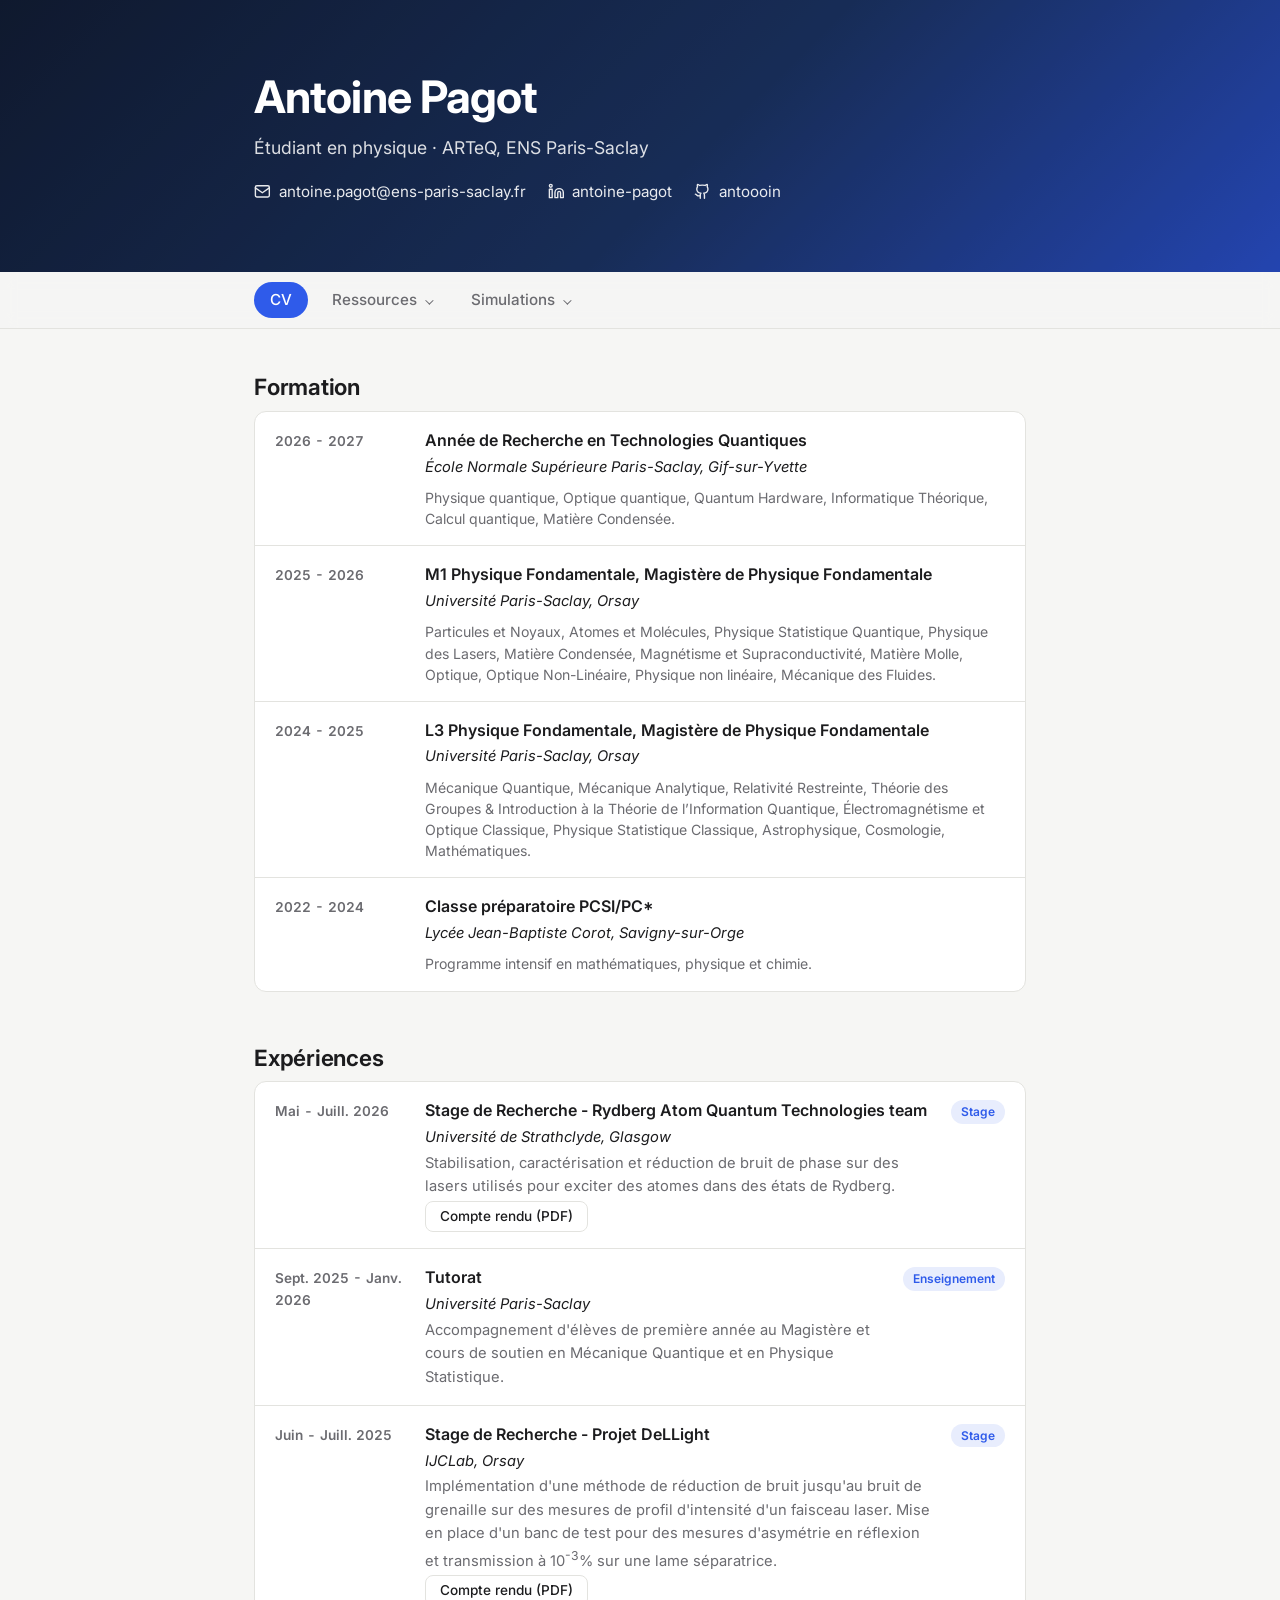
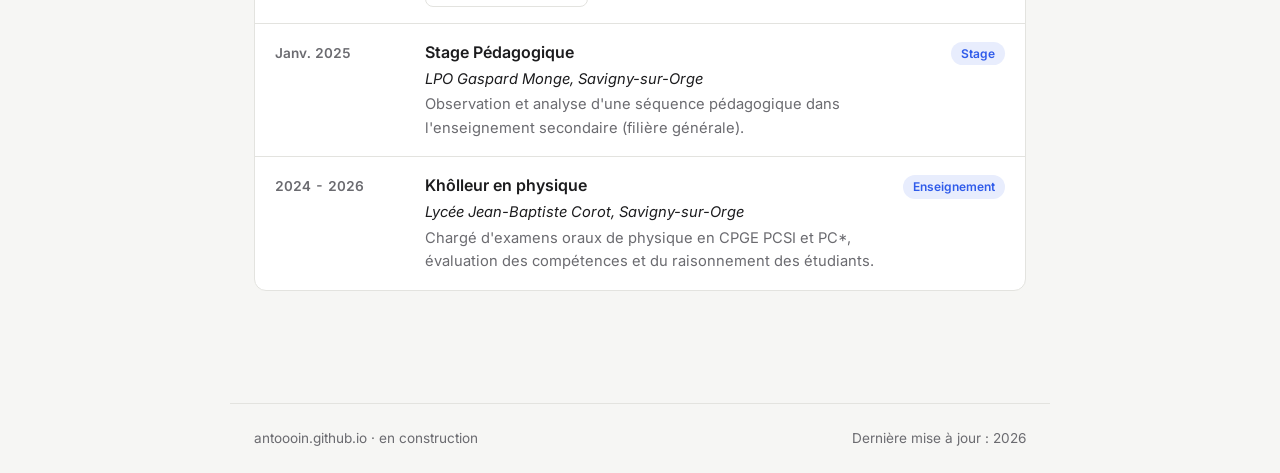
<file: index.html>
<!DOCTYPE html>
<html lang="fr">
<head>
  <meta charset="UTF-8">
  <meta name="viewport" content="width=device-width, initial-scale=1.0">
  <title>Antoine Pagot</title>
  <link rel="preconnect" href="https://fonts.googleapis.com">
  <link rel="preconnect" href="https://fonts.gstatic.com" crossorigin>
  <link href="https://fonts.googleapis.com/css2?family=Inter:wght@400;500;600;700&display=swap" rel="stylesheet">
  <link rel="stylesheet" href="style.css">
</head>

<script>
  document.querySelectorAll('.dropdown').forEach(dd => {
    const btn = dd.querySelector('.dropdown-toggle');
    const set = open => { dd.classList.toggle('open', open); btn.setAttribute('aria-expanded', open); };
    btn.addEventListener('click', () => set(!dd.classList.contains('open')));
    dd.addEventListener('mouseleave', () => set(false));
    document.addEventListener('click', e => { if (!dd.contains(e.target)) set(false); });
  });
</script>

<body>

  <header class="site-header">
    <div class="header-inner">
      <h1>Antoine Pagot</h1>
      <p class="tagline">Étudiant en physique · ARTeQ, ENS Paris-Saclay</p>
      <ul class="contact-links">
      <li>
        <a href="mailto:antoine.pagot@ens-paris-saclay.fr">
          <svg class="icon" viewBox="0 0 24 24" fill="none" stroke="currentColor" stroke-width="2" stroke-linecap="round" stroke-linejoin="round"><rect x="2" y="4" width="20" height="16" rx="2"/><path d="m22 7-10 7L2 7"/></svg>
          <span>antoine.pagot@ens-paris-saclay.fr</span>
        </a>
      </li>
      <li>
        <a href="https://www.linkedin.com/in/antoine-pagot/">
          <svg class="icon" viewBox="0 0 24 24" fill="none" stroke="currentColor" stroke-width="2" stroke-linecap="round" stroke-linejoin="round"><path d="M16 8a6 6 0 0 1 6 6v7h-4v-7a2 2 0 0 0-2-2 2 2 0 0 0-2 2v7h-4v-7a6 6 0 0 1 6-6z"/><rect width="4" height="12" x="2" y="9"/><circle cx="4" cy="4" r="2"/></svg>
          <span>antoine-pagot</span>
        </a>
      </li>
      <li>
        <a href="https://github.com/antoooin">
          <svg class="icon" viewBox="0 0 24 24" fill="none" stroke="currentColor" stroke-width="2" stroke-linecap="round" stroke-linejoin="round"><path d="M15 22v-4a4.8 4.8 0 0 0-1-3.5c3 0 6-2 6-5.5.08-1.25-.27-2.48-1-3.5.28-1.15.28-2.35 0-3.5 0 0-1 0-3 1.5-2.64-.5-5.36-.5-8 0C6 2 5 2 5 2c-.3 1.15-.3 2.35 0 3.5A5.403 5.403 0 0 0 4 9c0 3.5 3 5.5 6 5.5-.39.49-.68 1.05-.85 1.65-.17.6-.22 1.23-.15 1.85v4"/><path d="M9 18c-4.51 2-5-2-7-2"/></svg>
          <span>antoooin</span>
        </a>
      </li>
    </ul>
    </div>
  </header>

  <nav class="site-nav">
    <ul>
      <li><a href="index.html" class="active">CV</a></li>
      <li class="dropdown">
        <button class="dropdown-toggle" aria-haspopup="true" aria-expanded="false">Ressources</button>
        <ul class="dropdown-menu">
          <li><a href="ressources/polys_colles/spé_PC.pdf" target="_blank" rel="noopener">Exercices de colles PC</a></li>
          <li><a>À venir</a></li>
        </ul>
      </li>
      <li class="dropdown">
        <button class="dropdown-toggle" aria-haspopup="true" aria-expanded="false">Simulations</button>
        <ul class="dropdown-menu">
          <li><a href="simulations/particules/particules.html">Particules</a></li>
          <li><a>À venir</a></li>
        </ul>
      </li>
    </ul>
  </nav>

  <main>

  <section>
    <h2>Formation</h2>
    <ul class="entries">

      <li class="entry">
        <span class="when">2026 - 2027</span>
        <div class="what">
          <h3>Année de Recherche en Technologies Quantiques</h3>
          <p class="where">École Normale Supérieure Paris-Saclay, Gif-sur-Yvette</p>
          <p class="desc">Physique quantique, Optique quantique, Quantum Hardware, Informatique Théorique, Calcul quantique, Matière Condensée.</p>
        </div>
      </li>

      <li class="entry">
        <span class="when">2025 - 2026</span>
        <div class="what">
          <h3>M1 Physique Fondamentale, Magistère de Physique Fondamentale</h3>
          <p class="where">Université Paris-Saclay, Orsay</p>
          <p class="desc">Particules et Noyaux, Atomes et Molécules, Physique Statistique Quantique, Physique des Lasers, Matière Condensée, Magnétisme et Supraconductivité, Matière Molle, Optique, Optique Non-Linéaire, Physique non linéaire, Mécanique des Fluides.</p>
        </div>
      </li>

      <li class="entry">
        <span class="when">2024 - 2025</span>
        <div class="what">
          <h3>L3 Physique Fondamentale, Magistère de Physique Fondamentale</h3>
          <p class="where">Université Paris-Saclay, Orsay</p>
          <p class="desc">Mécanique Quantique, Mécanique Analytique, Relativité Restreinte, Théorie des Groupes &amp; Introduction à la Théorie de l’Information Quantique, Électromagnétisme et Optique Classique, Physique Statistique Classique, Astrophysique, Cosmologie, Mathématiques.</p>
        </div>
      </li>

      <li class="entry">
        <span class="when">2022 - 2024</span>
        <div class="what">
          <h3>Classe préparatoire PCSI/PC*</h3>
          <p class="where">Lycée Jean-Baptiste Corot, Savigny-sur-Orge</p>
          <p class="desc">Programme intensif en mathématiques, physique et chimie.</p>
        </div>
      </li>

    </ul>
  </section>

    <section>
      <h2>Expériences</h2>
      <ul class="entries">
        <li class="entry">
          <span class="when">Mai - Juill. 2026</span>
          <div class="what">
            <h3>Stage de Recherche - Rydberg Atom Quantum Technologies team</h3>
            <p class="where">Université de Strathclyde, Glasgow</p>
            <p>Stabilisation, caractérisation et réduction de bruit de phase sur des lasers utilisés pour exciter des atomes dans des états de Rydberg.</p>
            <p><a class="btn" href="ressources/internship_reports/report_M1.pdf" target="_blank" rel="noopener">Compte rendu (PDF)</a></p>
          </div>
          <span class="tag">Stage</span>
        </li>
        <li class="entry">
          <span class="when">Sept. 2025 - Janv. 2026</span>
          <div class="what">
            <h3>Tutorat</h3>
            <p class="where">Université Paris-Saclay</p>
            <p>Accompagnement d'élèves de première année au Magistère et cours de soutien en Mécanique Quantique et en Physique Statistique.</p>
          </div>
          <span class="tag">Enseignement</span>
        </li>
        <li class="entry">
          <span class="when">Juin - Juill. 2025</span>
          <div class="what">
            <h3>Stage de Recherche - Projet DeLLight</h3>
            <p class="where">IJCLab, Orsay</p>
            <p>Implémentation d'une méthode de réduction de bruit jusqu'au bruit de grenaille sur des mesures de profil d'intensité d'un faisceau laser. Mise en place d'un banc de test pour des mesures d'asymétrie en réflexion et transmission à 10<sup>-3</sup>% sur une lame séparatrice.</p>
            <p><a class="btn" href="ressources/internship_reports/report_L3.pdf" target="_blank" rel="noopener">Compte rendu (PDF)</a></p>
          </div>
          <span class="tag">Stage</span>
        </li>
        <li class="entry">
          <span class="when">Janv. 2025</span>
          <div class="what">
            <h3>Stage Pédagogique</h3>
            <p class="where">LPO Gaspard Monge, Savigny-sur-Orge</p>
            <p>Observation et analyse d'une séquence pédagogique dans l'enseignement secondaire (filière générale).</p>
          </div>
          <span class="tag">Stage</span>
        </li>
        <li class="entry">
          <span class="when">2024 - 2026</span>
          <div class="what">
            <h3>Khôlleur en physique</h3>
            <p class="where">Lycée Jean-Baptiste Corot, Savigny-sur-Orge</p>
            <p>Chargé d'examens oraux de physique en CPGE PCSI et PC*, évaluation des compétences et du raisonnement des étudiants.</p>
          </div>
          <span class="tag">Enseignement</span>
        </li>
      </ul>
    </section>

  </main>

  <footer class="site-footer">
    <span>antoooin.github.io · en construction</span>
    <span>Dernière mise à jour : 2026</span>
  </footer>

</body>
</html>
</file>
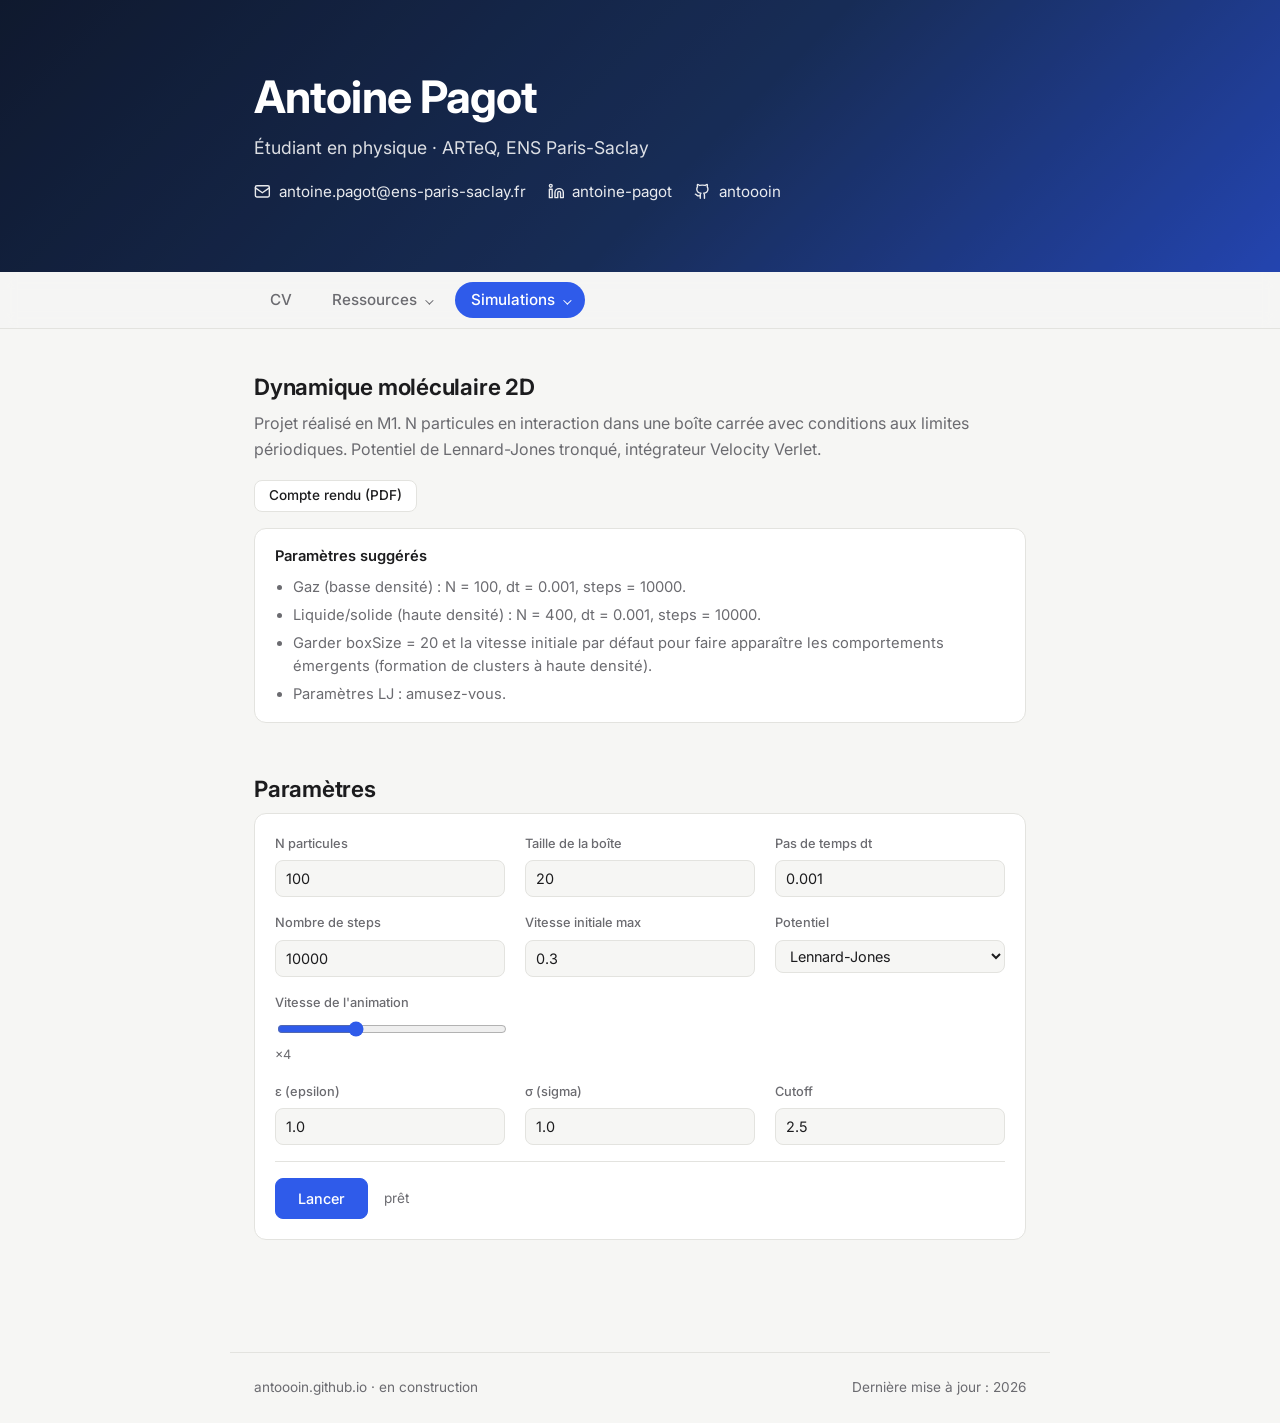
<file: simulations/particules/particules.html>
<!DOCTYPE html>
<html lang="fr">
<head>
  <meta charset="UTF-8">
  <meta name="viewport" content="width=device-width, initial-scale=1.0">
  <title>Particules · Antoine Pagot</title>
  <link rel="preconnect" href="https://fonts.googleapis.com">
  <link rel="preconnect" href="https://fonts.gstatic.com" crossorigin>
  <link href="https://fonts.googleapis.com/css2?family=Inter:wght@400;500;600;700&display=swap" rel="stylesheet">
  <link rel="stylesheet" href="../../style.css">
  <link rel="stylesheet" href="particules.css">
</head>
<body>

  <header class="site-header">
    <div class="header-inner">
      <h1>Antoine Pagot</h1>
      <p class="tagline">Étudiant en physique · ARTeQ, ENS Paris-Saclay</p>
      <ul class="contact-links">
        <li>
          <a href="mailto:antoine.pagot@ens-paris-saclay.fr">
            <svg class="icon" viewBox="0 0 24 24" fill="none" stroke="currentColor" stroke-width="2" stroke-linecap="round" stroke-linejoin="round"><rect x="2" y="4" width="20" height="16" rx="2"/><path d="m22 7-10 7L2 7"/></svg>
            <span>antoine.pagot@ens-paris-saclay.fr</span>
          </a>
        </li>
        <li>
          <a href="https://www.linkedin.com/in/antoine-pagot/">
            <svg class="icon" viewBox="0 0 24 24" fill="none" stroke="currentColor" stroke-width="2" stroke-linecap="round" stroke-linejoin="round"><path d="M16 8a6 6 0 0 1 6 6v7h-4v-7a2 2 0 0 0-2-2 2 2 0 0 0-2 2v7h-4v-7a6 6 0 0 1 6-6z"/><rect width="4" height="12" x="2" y="9"/><circle cx="4" cy="4" r="2"/></svg>
            <span>antoine-pagot</span>
          </a>
        </li>
        <li>
          <a href="https://github.com/antoooin">
            <svg class="icon" viewBox="0 0 24 24" fill="none" stroke="currentColor" stroke-width="2" stroke-linecap="round" stroke-linejoin="round"><path d="M15 22v-4a4.8 4.8 0 0 0-1-3.5c3 0 6-2 6-5.5.08-1.25-.27-2.48-1-3.5.28-1.15.28-2.35 0-3.5 0 0-1 0-3 1.5-2.64-.5-5.36-.5-8 0C6 2 5 2 5 2c-.3 1.15-.3 2.35 0 3.5A5.403 5.403 0 0 0 4 9c0 3.5 3 5.5 6 5.5-.39.49-.68 1.05-.85 1.65-.17.6-.22 1.23-.15 1.85v4"/><path d="M9 18c-4.51 2-5-2-7-2"/></svg>
            <span>antoooin</span>
          </a>
        </li>
      </ul>
    </div>
  </header>

  <nav class="site-nav">
    <ul>
      <li><a href="../../index.html">CV</a></li>
      <li class="dropdown">
        <button class="dropdown-toggle" aria-haspopup="true" aria-expanded="false">Ressources</button>
        <ul class="dropdown-menu">
          <li><a href="../../ressources/polys_colles/spé_PC.pdf" target="_blank" rel="noopener">Exercices de colles PC</a></li>
          <li><a>À venir</a></li>
        </ul>
      </li>
      <li class="dropdown">
        <button class="dropdown-toggle active" aria-haspopup="true" aria-expanded="false">Simulations</button>
        <ul class="dropdown-menu">
          <li><a href="particules.html" class="active">Particules</a></li>
          <li><a>À venir</a></li>
        </ul>
      </li>
    </ul>
  </nav>

  <main>

    <section>
      <h2>Dynamique moléculaire 2D</h2>
      <p class="section-intro">
        Projet réalisé en M1. N particules en interaction dans une boîte carrée avec conditions aux limites périodiques.
        Potentiel de Lennard-Jones tronqué, intégrateur Velocity Verlet.
      </p>
      <p><a class="btn" href="../../ressources/simulations/cr-particules.pdf" target="_blank" rel="noopener">Compte rendu (PDF)</a></p>

      <div class="note">
        <strong>Paramètres suggérés</strong>
        <ul>
          <li>Gaz (basse densité) : N = 100, dt = 0.001, steps = 10000.</li>
          <li>Liquide/solide (haute densité) : N = 400, dt = 0.001, steps = 10000.</li>
          <li>Garder boxSize = 20 et la vitesse initiale par défaut pour faire apparaître les comportements émergents (formation de clusters à haute densité).</li>
          <li>Paramètres LJ : amusez-vous.</li>
        </ul>
      </div>
    </section>

    <section>
      <h2>Paramètres</h2>
      <div class="controls">
        <div class="control-group">
          <label for="p-N">N particules</label>
          <input type="number" id="p-N" value="100" min="10" max="400">
        </div>
        <div class="control-group">
          <label for="p-box">Taille de la boîte</label>
          <input type="number" id="p-box" value="20" min="5" max="50" step="1">
        </div>
        <div class="control-group">
          <label for="p-dt">Pas de temps dt</label>
          <input type="number" id="p-dt" value="0.001" min="0.0001" max="0.001" step="0.0001">
        </div>
        <div class="control-group">
          <label for="p-steps">Nombre de steps</label>
          <input type="number" id="p-steps" value="10000" min="500" max="20000" step="500">
        </div>
        <div class="control-group">
          <label for="p-vel">Vitesse initiale max</label>
          <input type="number" id="p-vel" value="0.3" min="0.1" max="2.0" step="0.1">
        </div>
        <div class="control-group">
          <label for="p-potential">Potentiel</label>
          <select id="p-potential">
            <option value="1">Lennard-Jones</option>
            <option value="0">Gaz parfait</option>
          </select>
        </div>
        <div class="control-group">
          <label for="p-speed">Vitesse de l'animation</label>
          <input type="range" id="p-speed" min="1" max="10" value="4" step="1">
          <span class="range-value" id="speed-label">×4</span>
        </div>

        <!-- Paramètres LJ -->
        <div class="lj-params" id="lj-params">
          <div class="control-group">
            <label for="p-eps">ε (epsilon)</label>
            <input type="number" id="p-eps" value="1.0" min="0.1" max="5.0" step="0.1">
          </div>
          <div class="control-group">
            <label for="p-sig">σ (sigma)</label>
            <input type="number" id="p-sig" value="1.0" min="0.5" max="2.0" step="0.1">
          </div>
          <div class="control-group">
            <label for="p-cut">Cutoff</label>
            <input type="number" id="p-cut" value="2.5" min="1.5" max="5.0" step="0.1">
          </div>
        </div>

        <div class="controls-footer">
          <button class="btn btn-primary" id="run-btn">Lancer</button>
          <span id="status">prêt</span>
        </div>
      </div>
    </section>

    <!-- RÉSULTATS -->
    <section class="results" id="results">
      <h2>Résultats</h2>

      <div class="plot-card">
        <h3>Positions des particules</h3>
        <canvas id="anim-canvas" width="800" height="400"></canvas>
        <div class="anim-controls">
          <button class="btn" id="btn-play">Pause</button>
          <button class="btn" id="btn-restart">↺ Restart</button>
          <span id="frame-counter">frame 0 / 0</span>
        </div>
      </div>

      <div class="plots-grid">
        <div class="plot-card">
          <h3>Énergie</h3>
          <canvas id="energy-canvas" width="400" height="220"></canvas>
        </div>

        <div class="plot-card">
          <h3>RDF : g(r)</h3>
          <canvas id="rdf-canvas" width="400" height="220"></canvas>
        </div>

        <div class="plot-card">
          <h3>Distribution des vitesses</h3>
          <canvas id="speed-canvas" width="400" height="220"></canvas>
        </div>
      </div>
    </section>

  </main>

  <footer class="site-footer">
    <span>antoooin.github.io · en construction</span>
    <span>Dernière mise à jour : 2026</span>
  </footer>

  <!-- Menu déroulant de la nav (ouverture au toucher) -->
  <script>
    document.querySelectorAll('.dropdown').forEach(dd => {
      const btn = dd.querySelector('.dropdown-toggle');
      const set = open => { dd.classList.toggle('open', open); btn.setAttribute('aria-expanded', open); };
      btn.addEventListener('click', () => set(!dd.classList.contains('open')));
      dd.addEventListener('mouseleave', () => set(false));
      document.addEventListener('click', e => { if (!dd.contains(e.target)) set(false); });
    });
  </script>

  <script src="sim.js"></script>
  <script>
  // ── Helpers ──────────────────────────────────────────────────────────────
  const $ = id => document.getElementById(id);

  // Afficher / masquer les paramètres LJ
  $('p-potential').addEventListener('change', () => {
    $('lj-params').classList.toggle('hidden', $('p-potential').value === '0');
  });

  // ── Couleurs (alignées sur style.css) ────────────────────────────────────
  const FONT = 'Inter, system-ui, sans-serif';
  const C = {
    animBg:   '#14213d',   // fond de l'animation (bleu nuit du header)
    animGrid: '#1d2d52',
    particle: '#9db8ff',
    plotBg:   '#ffffff',
    grid:     '#ececea',
    axis:     '#6b6b70',
    ref:      '#c9c9c4',
    ek:       '#e0832f',
    ep:       '#2f5bea',
    etot:     '#1c1c1e',
    rdf:      '#2f5bea',
    speed:    '#2f5bea',
  };

  // ── Canvas plot helpers ───────────────────────────────────────────────────
  function clearCanvas(ctx, w, h) {
    ctx.fillStyle = C.plotBg;
    ctx.fillRect(0, 0, w, h);
  }

  function drawGrid(ctx, x0, y0, w, h, nx, ny) {
    ctx.strokeStyle = C.grid;
    ctx.lineWidth = 0.8;
    for(let i = 0; i <= nx; i++) {
      const x = x0 + i * w / nx;
      ctx.beginPath(); ctx.moveTo(x, y0); ctx.lineTo(x, y0 + h); ctx.stroke();
    }
    for(let i = 0; i <= ny; i++) {
      const y = y0 + i * h / ny;
      ctx.beginPath(); ctx.moveTo(x0, y); ctx.lineTo(x0 + w, y); ctx.stroke();
    }
  }

  function axisLabel(ctx, text, x, y, align='center') {
    ctx.font = `10px ${FONT}`;
    ctx.fillStyle = C.axis;
    ctx.textAlign = align;
    ctx.fillText(text, x, y);
  }

  // ── Plot: energy ─────────────────────────────────────────────────────────
  function plotEnergy(energies) {
    const canvas = $('energy-canvas');
    const ctx = canvas.getContext('2d');
    const W = canvas.width, H = canvas.height;
    const pad = { top: 20, right: 20, bottom: 30, left: 55 };
    const w = W - pad.left - pad.right;
    const h = H - pad.top - pad.bottom;

    clearCanvas(ctx, W, H);
    drawGrid(ctx, pad.left, pad.top, w, h, 5, 4);

    // Décimer pour la perf (max 500 points)
    const stride = Math.max(1, Math.floor(energies.length / 500));
    const dec = energies.filter((_, i) => i % stride === 0);

    const steps = dec.map(e => e[0]);
    const Eks   = dec.map(e => e[1]);
    const Eps   = dec.map(e => e[2]);
    const Etots = dec.map(e => e[3]);

    const allVals = [...Eks, ...Eps, ...Etots];
    const yMin = Math.min(...allVals);
    const yMax = Math.max(...allVals);
    const yRange = yMax - yMin || 1;
    const xMin = steps[0], xMax = steps[steps.length - 1];

    function mapX(s) { return pad.left + (s - xMin) / (xMax - xMin) * w; }
    function mapY(v) { return pad.top + h - (v - yMin) / yRange * h; }

    function drawLine(vals, color) {
      ctx.beginPath();
      ctx.strokeStyle = color;
      ctx.lineWidth = 1.4;
      vals.forEach((v, i) => {
        const x = mapX(steps[i]), y = mapY(v);
        i === 0 ? ctx.moveTo(x, y) : ctx.lineTo(x, y);
      });
      ctx.stroke();
    }

    drawLine(Eps,   C.ep);
    drawLine(Eks,   C.ek);
    drawLine(Etots, C.etot);

    // Labels des axes
    ctx.font = `9px ${FONT}`;
    ctx.fillStyle = C.axis;
    ctx.textAlign = 'right';
    [yMin, (yMin+yMax)/2, yMax].forEach(v => {
      ctx.fillText(v.toFixed(1), pad.left - 4, mapY(v) + 3);
    });
    ctx.textAlign = 'center';
    [xMin, Math.round((xMin+xMax)/2), xMax].forEach(s => {
      ctx.fillText(s, mapX(s), pad.top + h + 18);
    });

    // Légende
    const items = [['Ek', C.ek], ['Ep', C.ep], ['Etot', C.etot]];
    items.forEach(([label, color], i) => {
      ctx.fillStyle = color;
      ctx.fillRect(pad.left + i * 60, pad.top - 14, 10, 2);
      ctx.fillStyle = C.axis;
      ctx.textAlign = 'left';
      ctx.fillText(label, pad.left + i * 60 + 14, pad.top - 10);
    });
  }

  // ── Plot: RDF ─────────────────────────────────────────────────────────────
  function plotRDF(rdf) {
    const canvas = $('rdf-canvas');
    const ctx = canvas.getContext('2d');
    const W = canvas.width, H = canvas.height;
    const pad = { top: 20, right: 20, bottom: 30, left: 45 };
    const w = W - pad.left - pad.right;
    const h = H - pad.top - pad.bottom;

    clearCanvas(ctx, W, H);
    drawGrid(ctx, pad.left, pad.top, w, h, 5, 4);

    const rs  = rdf.r;
    const grs = rdf.gr;
    const xMin = rs[0], xMax = rs[rs.length - 1];
    const yMax = Math.min(Math.max(...grs) * 1.1, 10);

    function mapX(r) { return pad.left + (r - xMin) / (xMax - xMin) * w; }
    function mapY(v) { return pad.top + h - Math.min(v, yMax) / yMax * h; }

    // Ligne de référence g(r) = 1
    ctx.strokeStyle = C.ref;
    ctx.setLineDash([4, 4]);
    ctx.lineWidth = 1;
    ctx.beginPath();
    ctx.moveTo(pad.left, mapY(1)); ctx.lineTo(pad.left + w, mapY(1));
    ctx.stroke();
    ctx.setLineDash([]);

    ctx.beginPath();
    ctx.strokeStyle = C.rdf;
    ctx.lineWidth = 1.6;
    rs.forEach((r, i) => {
      const x = mapX(r), y = mapY(grs[i]);
      i === 0 ? ctx.moveTo(x, y) : ctx.lineTo(x, y);
    });
    ctx.stroke();

    ctx.font = `9px ${FONT}`;
    ctx.fillStyle = C.axis;
    ctx.textAlign = 'right';
    [0, yMax/2, yMax].forEach(v => {
      ctx.fillText(v.toFixed(1), pad.left - 4, mapY(v) + 3);
    });
    ctx.textAlign = 'center';
    [xMin, (xMin+xMax)/2, xMax].forEach(r => {
      ctx.fillText(r.toFixed(1), mapX(r), pad.top + h + 18);
    });
    axisLabel(ctx, 'r', pad.left + w / 2, H - 2);
    axisLabel(ctx, '-- g(r)=1', pad.left + w - 20, mapY(1) - 5, 'right');
  }

  // ── Plot: distribution des vitesses ───────────────────────────────────────
  function plotSpeeds(speeds) {
    const canvas = $('speed-canvas');
    const ctx = canvas.getContext('2d');
    const W = canvas.width, H = canvas.height;
    const pad = { top: 20, right: 20, bottom: 30, left: 45 };
    const w = W - pad.left - pad.right;
    const h = H - pad.top - pad.bottom;

    clearCanvas(ctx, W, H);
    drawGrid(ctx, pad.left, pad.top, w, h, 5, 4);

    const bins = 30;
    const vMax = Math.max(...speeds);
    const dv   = vMax / bins;
    const hist = new Array(bins).fill(0);
    speeds.forEach(v => {
      const b = Math.min(Math.floor(v / dv), bins - 1);
      hist[b]++;
    });
    const maxCount = Math.max(...hist);
    const barW = w / bins;

    hist.forEach((count, i) => {
      const x = pad.left + i * barW;
      const bh = (count / maxCount) * h;
      ctx.fillStyle = C.speed;
      ctx.fillRect(x + 0.5, pad.top + h - bh, barW - 1, bh);
    });

    ctx.font = `9px ${FONT}`;
    ctx.fillStyle = C.axis;
    ctx.textAlign = 'center';
    [0, vMax / 2, vMax].forEach(v => {
      ctx.fillText(v.toFixed(2), pad.left + (v / vMax) * w, pad.top + h + 18);
    });
    axisLabel(ctx, '|v|', pad.left + w / 2, H - 2);
  }

  // ── Animation ────────────────────────────────────────────────────────────
  let animFrames = [];
  let animIdx    = 0;
  let animTimer  = null;
  let animBox    = 20;
  let playing    = true;

  function drawFrame(frameData) {
    const canvas = $('anim-canvas');
    const ctx    = canvas.getContext('2d');
    const W = canvas.width, H = canvas.height;

    ctx.fillStyle = C.animBg;
    ctx.fillRect(0, 0, W, H);

    // Grille
    ctx.strokeStyle = C.animGrid;
    ctx.lineWidth = 0.5;
    for(let i = 0; i <= 10; i++) {
      const x = i / 10 * W, y = i / 10 * H;
      ctx.beginPath(); ctx.moveTo(x, 0); ctx.lineTo(x, H); ctx.stroke();
      ctx.beginPath(); ctx.moveTo(0, y); ctx.lineTo(W, y); ctx.stroke();
    }

    const N = frameData.length / 2;
    const r = Math.max(2, Math.min(4, 300 / N));

    ctx.fillStyle = C.particle;
    for(let i = 0; i < N; i++) {
      const px = (frameData[i * 2]     / animBox) * W;
      const py = (frameData[i * 2 + 1] / animBox) * H;
      ctx.beginPath();
      ctx.arc(px, py, r, 0, Math.PI * 2);
      ctx.fill();
    }

    $('frame-counter').textContent = `frame ${animIdx + 1} / ${animFrames.length}`;
  }

  function animStep() {
    if(!playing) return;
    drawFrame(animFrames[animIdx]);
    animIdx = (animIdx + 1) % animFrames.length;
    const spd = parseInt($('p-speed').value);
    $('speed-label').textContent = '×' + spd;
    animTimer = setTimeout(animStep, Math.round(200 / spd));
  }

  $('btn-play').addEventListener('click', () => {
    playing = !playing;
    $('btn-play').textContent = playing ? 'Pause' : 'Play';
    if(playing) animStep();
  });

  $('btn-restart').addEventListener('click', () => {
    animIdx = 0;
    if(!playing) drawFrame(animFrames[0]);
  });

  // ── Lancer la simulation ──────────────────────────────────────────────────
  $('run-btn').addEventListener('click', async () => {
    const btn = $('run-btn');
    btn.disabled = true;
    $('status').textContent = 'chargement du module...';

    const N       = parseInt($('p-N').value);
    const boxSize = parseFloat($('p-box').value);
    const dt      = parseFloat($('p-dt').value);
    const steps   = parseInt($('p-steps').value);
    const vel     = parseFloat($('p-vel').value);
    const useLJ   = parseInt($('p-potential').value);
    const eps     = parseFloat($('p-eps').value);
    const sig     = parseFloat($('p-sig').value);
    const cut     = parseFloat($('p-cut').value);
    const rdfBins = 100;
    const rdfStart= Math.floor(steps * 0.3);

    try {
      const mod = await SimModule();
      $('status').textContent = 'simulation en cours...';

      // Laisser le DOM se mettre à jour avant de bloquer
      await new Promise(r => setTimeout(r, 50));

      const runSim = mod.cwrap('runSimulation', 'string', [
        'number','number','number','number','number',
        'number','number','number','number','number','number'
      ]);

      const jsonStr = runSim(N, boxSize, dt, steps, vel, useLJ, eps, sig, cut, rdfBins, rdfStart);
      const data    = JSON.parse(jsonStr);

      $('status').textContent = 'rendu...';

      // Animation
      animFrames = data.frames;
      animBox    = boxSize;
      animIdx    = 0;
      if(animTimer) clearTimeout(animTimer);
      playing = true;
      $('btn-play').textContent = 'Pause';

      // Graphiques
      plotEnergy(data.energies);
      plotRDF(data.rdf);
      plotSpeeds(data.speeds);

      // Afficher les résultats
      $('results').classList.add('visible');

      // Lancer l'animation
      animStep();

      $('status').textContent = 'terminé';
    } catch(e) {
      $('status').textContent = 'erreur : ' + e.message;
      console.error(e);
    }

    btn.disabled = false;
  });
  </script>

</body>
</html>
</file>
<file: style.css>
/* ============ Variables ============ */
:root {
  --bg: #f6f6f4;
  --surface: #ffffff;
  --text: #1c1c1e;
  --muted: #6b6b70;
  --border: #e3e3df;
  --accent: #2f5bea;
  --accent-soft: #e8edfd;

  /* Fond du header : remplace par une image quand tu l'auras, par ex.
     --header-bg: url("images/header.jpg") center / cover no-repeat; */
  --header-bg: linear-gradient(135deg, #14213d 0%, #1f3b73 55%, #2f5bea 100%);

  --radius: 12px;
  --content-width: 820px;
  --font: "Inter", system-ui, -apple-system, "Segoe UI", Roboto, sans-serif;
}

/* ============ Base ============ */
*, *::before, *::after { box-sizing: border-box; }

html { scroll-behavior: smooth; }

body {
  margin: 0;
  font-family: var(--font);
  font-size: 16px;
  line-height: 1.6;
  color: var(--text);
  background: var(--bg);
  -webkit-font-smoothing: antialiased;
}

a { color: var(--accent); text-decoration: none; }
a:hover { text-decoration: underline; }

/* ============ Header ============ */
.site-header {
  background: var(--header-bg);
  color: #fff;
  position: relative;
}

/* voile pour garder le texte lisible sur n'importe quelle image */
.site-header::before {
  content: "";
  position: absolute;
  inset: 0;
  background: rgba(0, 0, 0, 0.25);
}

.header-inner {
  position: relative;
  max-width: var(--content-width);
  margin: 0 auto;
  padding: 72px 24px 64px;
}

.header-inner h1 {
  margin: 0;
  font-size: clamp(2rem, 5vw, 2.8rem);
  font-weight: 700;
  letter-spacing: -0.02em;
  line-height: 1.15;
}

.header-inner .tagline {
  margin: 10px 0 0;
  font-size: 1.1rem;
  font-weight: 400;
  opacity: 0.85;
}

/* ============ Navigation ============ */
.site-nav {
  position: sticky;
  top: 0;
  z-index: 10;
  background: rgba(246, 246, 244, 0.9);
  backdrop-filter: blur(8px);
  border-bottom: 1px solid var(--border);
}

.site-nav ul {
  list-style: none;
  max-width: var(--content-width);
  margin: 0 auto;
  padding: 10px 24px;
  display: flex;
  gap: 8px;
  flex-wrap: wrap;
}

.site-nav a {
  display: inline-block;
  padding: 6px 16px;
  border-radius: 999px;
  font-size: 0.95rem;
  font-weight: 500;
  color: var(--muted);
  transition: background 0.15s, color 0.15s;
}

.site-nav a:hover {
  background: var(--accent-soft);
  color: var(--accent);
  text-decoration: none;
}

.site-nav a.active {
  background: var(--accent);
  color: #fff;
}

/* ============ Contenu ============ */
main {
  max-width: var(--content-width);
  margin: 0 auto;
  padding: 40px 24px 64px;
}

section { margin-bottom: 48px; }

section > h2 {
  margin: 0 0 6px;
  font-size: 1.4rem;
  font-weight: 650;
  letter-spacing: -0.01em;
}

section > .section-intro {
  margin: 0 0 18px;
  color: var(--muted);
}

/* Liste de lignes (CV, ressources, simulations) */
.entries {
  list-style: none;
  margin: 0;
  padding: 0;
  background: var(--surface);
  border: 1px solid var(--border);
  border-radius: var(--radius);
  overflow: hidden;
}

.entry {
  display: grid;
  grid-template-columns: 130px 1fr auto;
  gap: 8px 20px;
  align-items: baseline;
  padding: 16px 20px;
  border-bottom: 1px solid var(--border);
}

.entry:last-child { border-bottom: none; }

.entry .when {
  font-size: 0.85rem;
  font-weight: 600;
  color: var(--muted);
  font-variant-numeric: tabular-nums;
}

.entry .what h3 {
  margin: 0;
  font-size: 1rem;
  font-weight: 600;
}

.entry .what p {
  margin: 2px 0 0;
  font-size: 0.92rem;
  color: var(--muted);
}

.entry .what .where {
  margin: 2px 0 0;
  font-size: 0.92rem;
  font-style: italic;
  color: var(--text);
}

.entry .what .desc {
  margin: 8px 0 0;
  font-size: 0.88rem;
  line-height: 1.5;
  color: var(--muted);
}

/* entrées sans tag ni bouton : pas de 3e colonne vide */
.entry:not(:has(.tag, .btn)) {
  grid-template-columns: 130px 1fr;
}

.tag {
  display: inline-block;
  padding: 2px 10px;
  border-radius: 999px;
  background: var(--accent-soft);
  color: var(--accent);
  font-size: 0.75rem;
  font-weight: 600;
  white-space: nowrap;
}

.btn {
  display: inline-block;
  padding: 4px 14px;
  border: 1px solid var(--border);
  border-radius: 8px;
  font-size: 0.85rem;
  font-weight: 500;
  color: var(--text);
  background: var(--surface);
  transition: border-color 0.15s, color 0.15s;
}

.btn:hover {
  border-color: var(--accent);
  color: var(--accent);
  text-decoration: none;
}

/* Compétences */
.chips {
  display: flex;
  flex-wrap: wrap;
  gap: 8px;
  list-style: none;
  margin: 0;
  padding: 0;
}

.chips li {
  padding: 6px 14px;
  background: var(--surface);
  border: 1px solid var(--border);
  border-radius: 999px;
  font-size: 0.9rem;
}

/* ============ Liens de contact (icône + texte) ============ */
.contact-links {
  list-style: none;
  margin: 0;
  padding: 0;
  display: flex;
  flex-wrap: wrap;
  gap: 6px 22px;
}

.contact-links a {
  display: inline-flex;
  align-items: center;
  gap: 8px;
  font-size: 0.95rem;
  color: inherit;
}

.contact-links a:hover { text-decoration: underline; }

.contact-links .icon {
  width: 1.1em;
  height: 1.1em;
  flex-shrink: 0;
}

/* dans le header : un peu d'air et un blanc légèrement atténué */
.header-inner .contact-links {
  margin-top: 18px;
  opacity: 0.9;
}

/* dans le footer : ton gris, accent au survol */
.site-footer .contact-links a { color: var(--muted); }
.site-footer .contact-links a:hover { color: var(--accent); text-decoration: none; }



/* ============ Footer ============ */
.site-footer {
  max-width: var(--content-width);
  margin: 0 auto;
  padding: 24px;
  border-top: 1px solid var(--border);
  font-size: 0.85rem;
  color: var(--muted);
  display: flex;
  justify-content: space-between;
  flex-wrap: wrap;
  gap: 8px;
}

/* ============ Mobile ============ */
@media (max-width: 640px) {
  .header-inner { padding: 48px 20px 40px; }
  main { padding: 28px 20px 48px; }
  .entry { grid-template-columns: 1fr; gap: 4px; }
  .entry .tag, .entry .btn { justify-self: start; }
}


/* ============ Menu déroulant (nav) ============ */
.site-nav .dropdown { position: relative; }

.dropdown-toggle {
  font: inherit;
  font-size: 0.95rem;
  font-weight: 500;
  color: var(--muted);
  background: none;
  border: 0;
  padding: 6px 16px;
  border-radius: 999px;
  cursor: pointer;
  transition: background 0.15s, color 0.15s;
}

/* petit chevron */
.dropdown-toggle::after {
  content: "";
  display: inline-block;
  width: 6px;
  height: 6px;
  margin-left: 8px;
  border-right: 1.5px solid currentColor;
  border-bottom: 1.5px solid currentColor;
  transform: rotate(45deg) translateY(-2px);
}

.site-nav .dropdown:hover .dropdown-toggle,
.site-nav .dropdown:focus-within .dropdown-toggle,
.site-nav .dropdown.open .dropdown-toggle {
  background: var(--accent-soft);
  color: var(--accent);
}

.site-nav .dropdown .dropdown-toggle.active {
  background: var(--accent);
  color: #fff;
}

/* le menu (fermé par défaut) */
.site-nav .dropdown-menu {
  display: none;
  position: absolute;
  top: 100%;
  left: 0;
  flex-direction: column;
  gap: 2px;
  min-width: 220px;
  max-width: none;
  margin: 8px 0 0;
  padding: 6px;
  background: var(--surface);
  border: 1px solid var(--border);
  border-radius: var(--radius);
  box-shadow: 0 8px 24px rgba(0, 0, 0, 0.08);
}

/* pont invisible : évite que le menu se ferme en traversant l'espace sous le bouton */
.site-nav .dropdown-menu::before {
  content: "";
  position: absolute;
  left: 0;
  right: 0;
  top: -8px;
  height: 8px;
}

.site-nav .dropdown:hover .dropdown-menu,
.site-nav .dropdown:focus-within .dropdown-menu,
.site-nav .dropdown.open .dropdown-menu {
  display: flex;
}

.site-nav .dropdown-menu a {
  display: block;
  padding: 8px 12px;
  border-radius: 8px;
}

/* sur petit écran, le menu s'ouvre vers la gauche pour ne pas déborder */
@media (max-width: 640px) {
  .site-nav .dropdown-menu { left: auto; right: 0; }
}
</file>
<file: simulations/particules/particules.css>
/* Page Particules : complète style.css (variables, header, nav, footer, .btn, section...) */

/* ============ Lien retour ============ */
.back {
  margin: 0 0 20px;
  font-size: 0.9rem;
}
.back a { color: var(--muted); }
.back a:hover { color: var(--accent); text-decoration: none; }

/* ============ Note "paramètres suggérés" ============ */
.note {
  background: var(--surface);
  border: 1px solid var(--border);
  border-radius: var(--radius);
  padding: 16px 20px;
  font-size: 0.92rem;
  color: var(--muted);
}
.note strong { color: var(--text); font-weight: 600; }
.note ul { margin: 8px 0 0; padding-left: 1.2em; }
.note li + li { margin-top: 4px; }

/* ============ Contrôles ============ */
.controls {
  background: var(--surface);
  border: 1px solid var(--border);
  border-radius: var(--radius);
  padding: 20px;
  display: grid;
  grid-template-columns: repeat(auto-fill, minmax(180px, 1fr));
  gap: 16px 20px;
}

.control-group {
  display: flex;
  flex-direction: column;
  gap: 6px;
}

.control-group label {
  font-size: 0.8rem;
  font-weight: 500;
  color: var(--muted);
}

.control-group input[type="number"],
.control-group select {
  font: inherit;
  font-size: 0.9rem;
  color: var(--text);
  background: var(--bg);
  border: 1px solid var(--border);
  border-radius: 8px;
  padding: 6px 10px;
  width: 100%;
  outline: none;
  transition: border-color 0.15s, box-shadow 0.15s;
}

.control-group input[type="number"]:focus,
.control-group select:focus {
  border-color: var(--accent);
  box-shadow: 0 0 0 3px var(--accent-soft);
}

.control-group input[type="range"] {
  width: 100%;
  accent-color: var(--accent);
}

.range-value {
  font-size: 0.8rem;
  color: var(--muted);
  font-variant-numeric: tabular-nums;
}

/* Paramètres Lennard-Jones (affichés ou masqués selon le potentiel) */
.lj-params {
  grid-column: 1 / -1;
  display: grid;
  grid-template-columns: repeat(auto-fill, minmax(180px, 1fr));
  gap: 16px 20px;
}
.lj-params.hidden { display: none; }

.controls-footer {
  grid-column: 1 / -1;
  display: flex;
  align-items: center;
  gap: 16px;
  padding-top: 16px;
  border-top: 1px solid var(--border);
}

#status {
  font-size: 0.85rem;
  color: var(--muted);
}

/* Boutons (réutilise .btn de style.css) */
button.btn {
  font: inherit;
  font-size: 0.85rem;
  font-weight: 500;
  cursor: pointer;
}

.btn.btn-primary {
  padding: 8px 22px;
  font-size: 0.9rem;
  background: var(--accent);
  border-color: var(--accent);
  color: #fff;
}
.btn.btn-primary:hover { background: #2449c4; border-color: #2449c4; color: #fff; }
.btn.btn-primary:disabled { opacity: 0.5; cursor: not-allowed; }

/* ============ Résultats ============ */
.results { display: none; flex-direction: column; gap: 16px; }
.results.visible { display: flex; }

.plots-grid {
  display: grid;
  grid-template-columns: 1fr 1fr;
  gap: 16px;
}

.plot-card {
  background: var(--surface);
  border: 1px solid var(--border);
  border-radius: var(--radius);
  padding: 16px;
}

.plot-card h3 {
  margin: 0 0 12px;
  font-size: 0.9rem;
  font-weight: 600;
}

.plot-card canvas {
  width: 100%;
  height: auto;
  display: block;
}

#anim-canvas {
  background: #14213d;
  border-radius: 8px;
}

.anim-controls {
  display: flex;
  align-items: center;
  gap: 10px;
  margin-top: 12px;
}

#frame-counter {
  margin-left: auto;
  font-size: 0.85rem;
  color: var(--muted);
  font-variant-numeric: tabular-nums;
}

@media (max-width: 700px) {
  .plots-grid { grid-template-columns: 1fr; }
}
</file>
